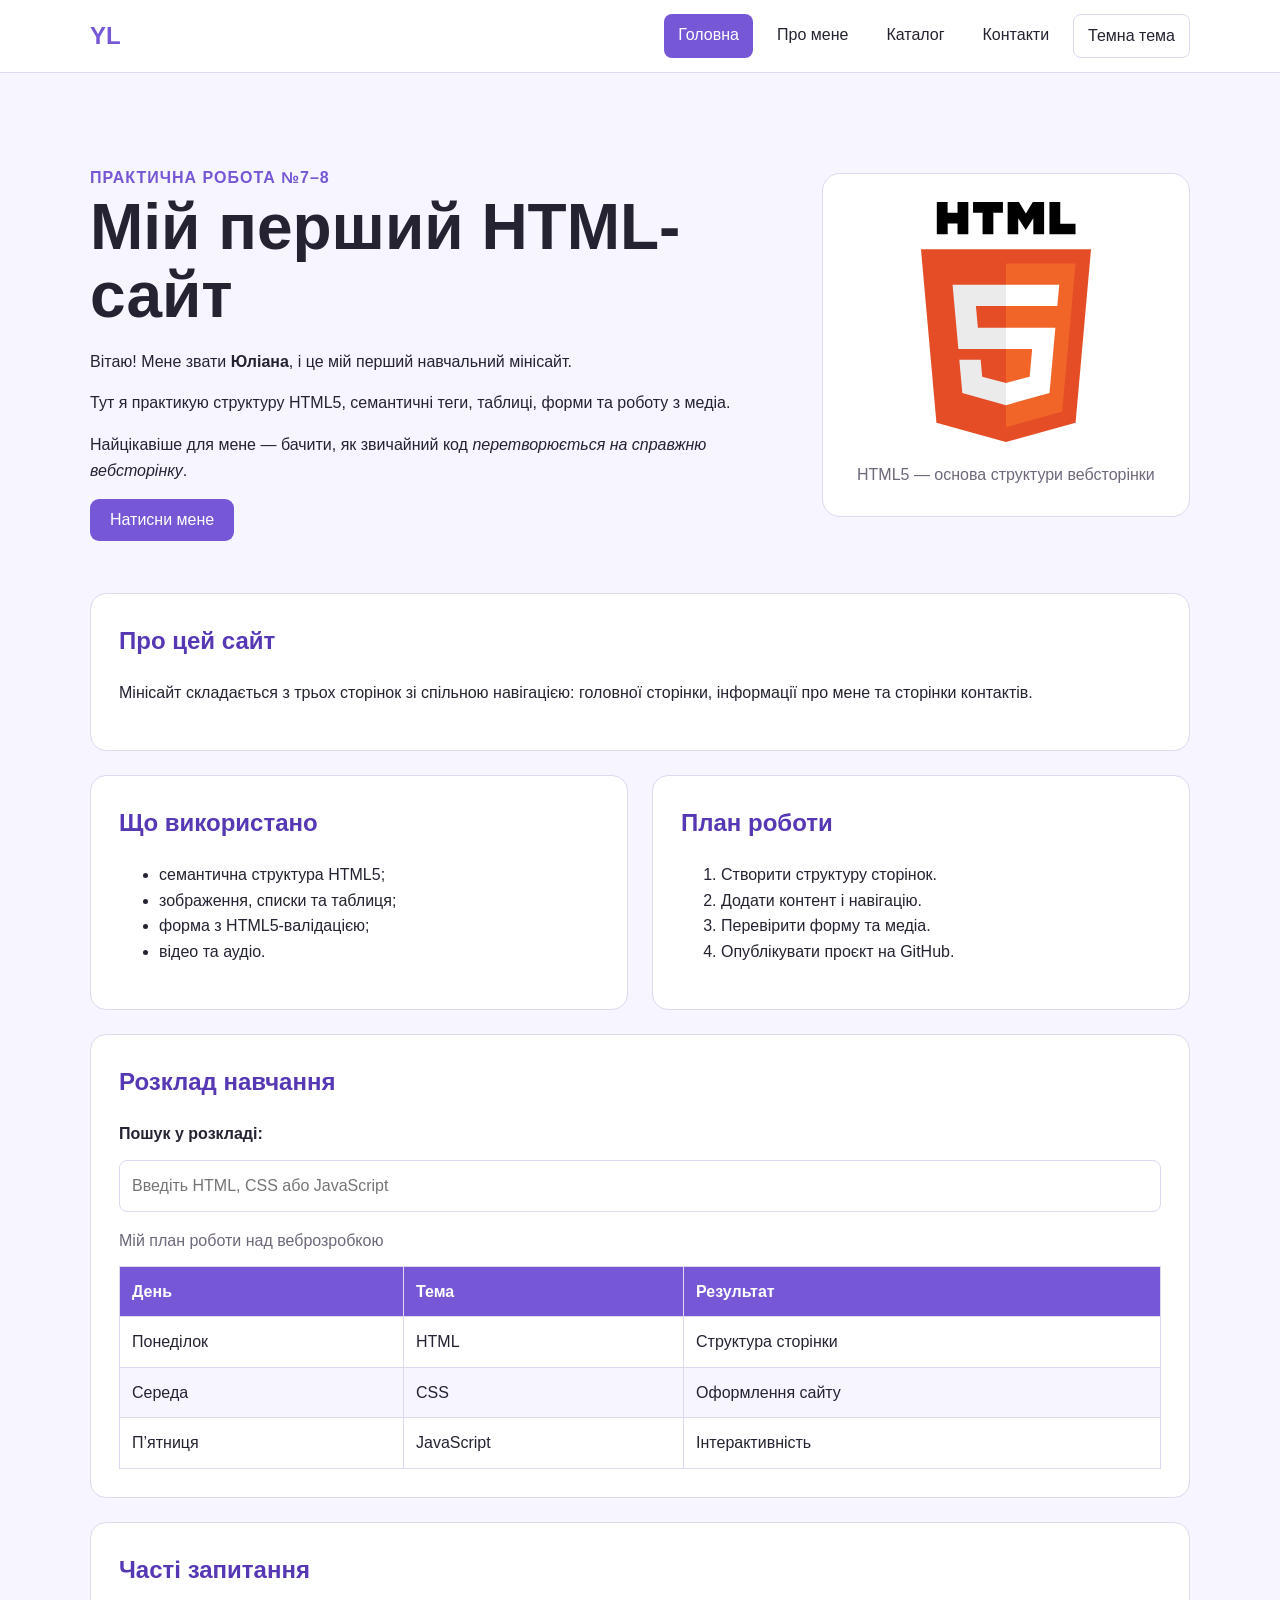
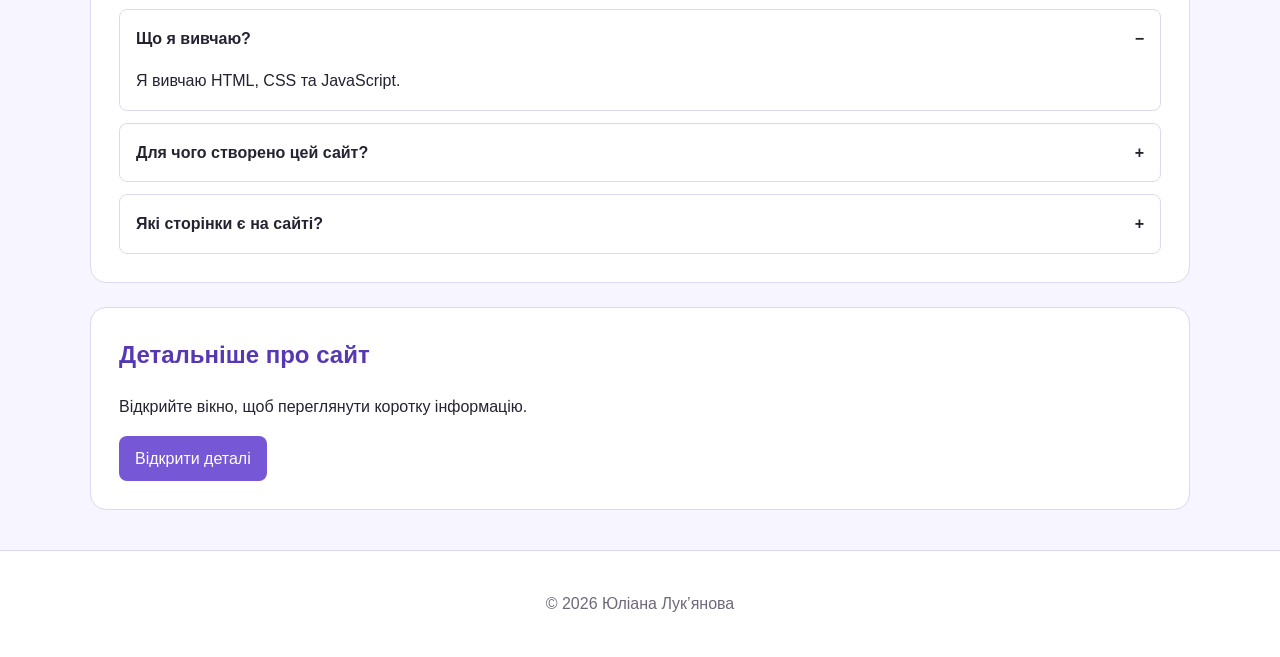
<file: index.html>
<!DOCTYPE html>
<html lang="uk">
<head>
  <meta charset="UTF-8">
  <meta name="viewport" content="width=device-width, initial-scale=1.0">
  <meta
    name="description"
    content="Навчальний мінісайт Юліани Лук’янової про перші кроки у веброзробці."
  >
  <title>Мій перший HTML-сайт</title>

  <link rel="stylesheet" href="./styles/style.css">
  <link rel="stylesheet" href="./styles/responsive.css">
</head>

<body>
  <header class="site-header">
    <div class="container header-inner">
      <a class="logo" href="index.html">YL</a>

      <button
        class="menu-toggle"
        type="button"
        aria-expanded="false"
        aria-controls="main-nav"
      >
      Меню
      </button>

      <nav id="main-nav" aria-label="Головна навігація">
        <a href="index.html">Головна</a>
        <a href="pages/about.html">Про мене</a>
        <a href="pages/catalog.html">Каталог</a>
        <a href="pages/contact.html">Контакти</a>
        <button class="theme-toggle" type="button">Темна тема</button>
      </nav>
    </div>
  </header>

  <main class="container">
    <section class="hero">
      <div>
        <p class="kicker">Практична робота №7–8</p>
        <h1>Мій перший HTML-сайт</h1>

        <p>
          Вітаю! Мене звати <strong>Юліана</strong>, і це мій перший
          навчальний мінісайт.
        </p>

        <p>
          Тут я практикую структуру HTML5, семантичні теги, таблиці,
          форми та роботу з медіа.
        </p>

        <p>
          Найцікавіше для мене — бачити, як звичайний код
          <em>перетворюється на справжню вебсторінку</em>.
        </p>

        <button id="demo-button" type="button">Натисни мене</button>
      </div>

      <figure>
        <img
          src="assets/img/html5-logo.svg"
          alt="Логотип HTML5"
          width="240"
          height="240"
        >
        <figcaption>HTML5 — основа структури вебсторінки</figcaption>
      </figure>
    </section>

    <section class="card">
      <h2>Про цей сайт</h2>

      <p>
        Мінісайт складається з трьох сторінок зі спільною навігацією:
        головної сторінки, інформації про мене та сторінки контактів.
      </p>
    </section>

    <section class="grid">
      <article class="card">
        <h2>Що використано</h2>

        <ul>
          <li>семантична структура HTML5;</li>
          <li>зображення, списки та таблиця;</li>
          <li>форма з HTML5-валідацією;</li>
          <li>відео та аудіо.</li>
        </ul>
      </article>

      <article class="card">
        <h2>План роботи</h2>

        <ol>
          <li>Створити структуру сторінок.</li>
          <li>Додати контент і навігацію.</li>
          <li>Перевірити форму та медіа.</li>
          <li>Опублікувати проєкт на GitHub.</li>
        </ol>
      </article>
    </section>

    <section class="card">
      <h2>Розклад навчання</h2>
      <label for="schedule-search">Пошук у розкладі:</label>
       <input
          class="filter-search"
          type="search"
          id="schedule-search"
          placeholder="Введіть HTML, CSS або JavaScript"
        >
      <table>
        
        <caption>Мій план роботи над веброзробкою</caption>

        <thead>
          <tr>
            <th>День</th>
            <th>Тема</th>
            <th>Результат</th>
          </tr>
        </thead>

        <tbody>
          <tr>
            <td>Понеділок</td>
            <td>HTML</td>
            <td>Структура сторінки</td>
          </tr>
          <tr>
            <td>Середа</td>
            <td>CSS</td>
            <td>Оформлення сайту</td>
          </tr>
          <tr>
            <td>П’ятниця</td>
            <td>JavaScript</td>
            <td>Інтерактивність</td>
          </tr>
        </tbody>
      </table>
    </section>
      <section class="card">
    <h2>Часті запитання</h2>

    <div class="accordion">
      <div class="accordion-item">
        <button class="accordion-button" type="button" aria-expanded="true">
          Що я вивчаю?
        </button>
        <div class="accordion-content">
          <p>Я вивчаю HTML, CSS та JavaScript.</p>
        </div>
      </div>

      <div class="accordion-item">
        <button class="accordion-button" type="button" aria-expanded="false">
          Для чого створено цей сайт?
        </button>
        <div class="accordion-content" hidden>
          <p>Сайт створено для практичного вивчення веброзробки.</p>
        </div>
      </div>

      <div class="accordion-item">
        <button class="accordion-button" type="button" aria-expanded="false">
          Які сторінки є на сайті?
        </button>
        <div class="accordion-content" hidden>
          <p>На сайті є головна сторінка, сторінка про мене та контакти.</p>
        </div>
      </div>
    </div>
  </section>
  <section class="card">
  <h2>Детальніше про сайт</h2>
  <p>Відкрийте вікно, щоб переглянути коротку інформацію.</p>
  <button class="open-modal" type="button">Відкрити деталі</button>
</section>

<div class="modal" id="site-modal" hidden>
  <div class="modal-overlay" data-modal-close></div>

  <div
    class="modal-dialog"
    role="dialog"
    aria-modal="true"
    aria-labelledby="modal-title"
  >
    <button
      class="modal-close"
      type="button"
      data-modal-close
      aria-label="Закрити"
    >
      ×
    </button>

    <h2 id="modal-title">Про мінісайт</h2>
    <p>
      Це навчальний багатосторінковий сайт з HTML, CSS та JavaScript.
    </p>
  </div>
</div>
</main>

  <footer>
  <p>&copy; <span class="current-year"></span> Юліана Лук’янова</p>
</footer>

<button class="back-to-top" type="button" hidden>↑ Вгору</button>

<script src="js/main.js" defer></script>
</body>
</html>
</file>
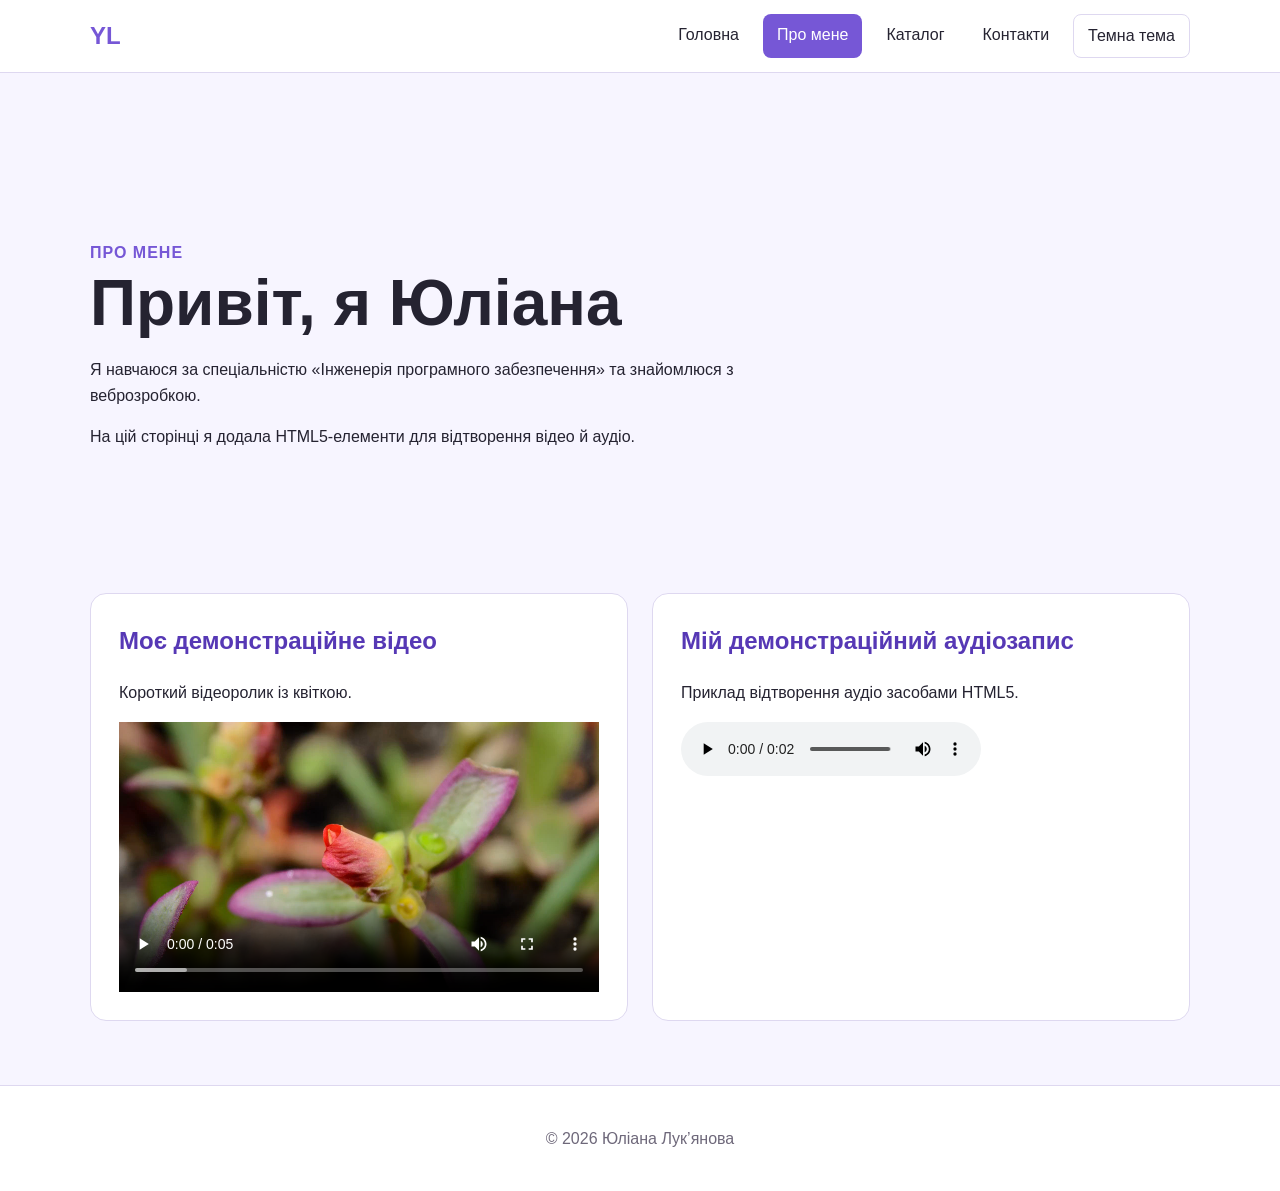
<file: pages/about.html>
<!DOCTYPE html>
<html lang="uk">
<head>
  <meta charset="UTF-8">
  <meta name="viewport" content="width=device-width, initial-scale=1.0">
  <meta
    name="description"
    content="Сторінка про авторку навчального HTML-сайту."
  >
  <title>Про мене</title>

  <link rel="stylesheet" href="../styles/style.css">
  <link rel="stylesheet" href="../styles/responsive.css">
</head>

<body>
  <header class="site-header">
    <div class="container header-inner">
      <a class="logo" href="../index.html">YL</a>

      <button
        class="menu-toggle"
        type="button"
        aria-expanded="false"
        aria-controls="main-nav"
      >
        Меню
      </button>

      <nav id="main-nav" aria-label="Головна навігація">
        <a href="../index.html">Головна</a>
        <a href="about.html">Про мене</a>
        <a href="catalog.html">Каталог</a>
        <a href="contact.html">Контакти</a>
        <button class="theme-toggle" type="button">Темна тема</button>
      </nav>
    </div>
  </header>

  <main class="container">
    <section class="hero">
      <div>
        <p class="kicker">Про мене</p>
        <h1>Привіт, я Юліана</h1>

        <p>
          Я навчаюся за спеціальністю «Інженерія програмного
          забезпечення» та знайомлюся з веброзробкою.
        </p>

        <p>
          На цій сторінці я додала HTML5-елементи для відтворення
          відео й аудіо.
        </p>
      </div>
    </section>

    <div class="media-flex">
    <section class="card">
      <h2>Моє демонстраційне відео</h2>
      <p>Короткий відеоролик із квіткою.</p>

      <video controls width="720" preload="metadata">
        <source src="../assets/media/flower.mp4" type="video/mp4">
        <source src="../assets/media/flower.webm" type="video/webm">

        <p>
          Ваш браузер не підтримує HTML-відео.
          <a href="../assets/media/flower.mp4">Завантажити відео</a>.
        </p>
      </video>
    </section>

    <section class="card">
      <h2>Мій демонстраційний аудіозапис</h2>
      <p>Приклад відтворення аудіо засобами HTML5.</p>

      <audio controls preload="metadata">
        <source
          src="../assets/media/t-rex-roar.mp3"
          type="audio/mpeg"
        >
        <source
          src="../assets/media/example.ogg"
          type="audio/ogg"
        >

        <p>
          Ваш браузер не підтримує цей аудіофайл.
          <a href="../assets/media/t-rex-roar.mp3">
            Завантажити аудіо
          </a>.
        </p>
      </audio>
    </section>
  </div>
  </main>

  <footer>
    <p>&copy; <span class="current-year"></span> Юліана Лук’янова</p>
  </footer>

  <button class="back-to-top" type="button" hidden>↑ Вгору</button>

<script src="../js/main.js" defer></script>
</body>
</html>
</file>
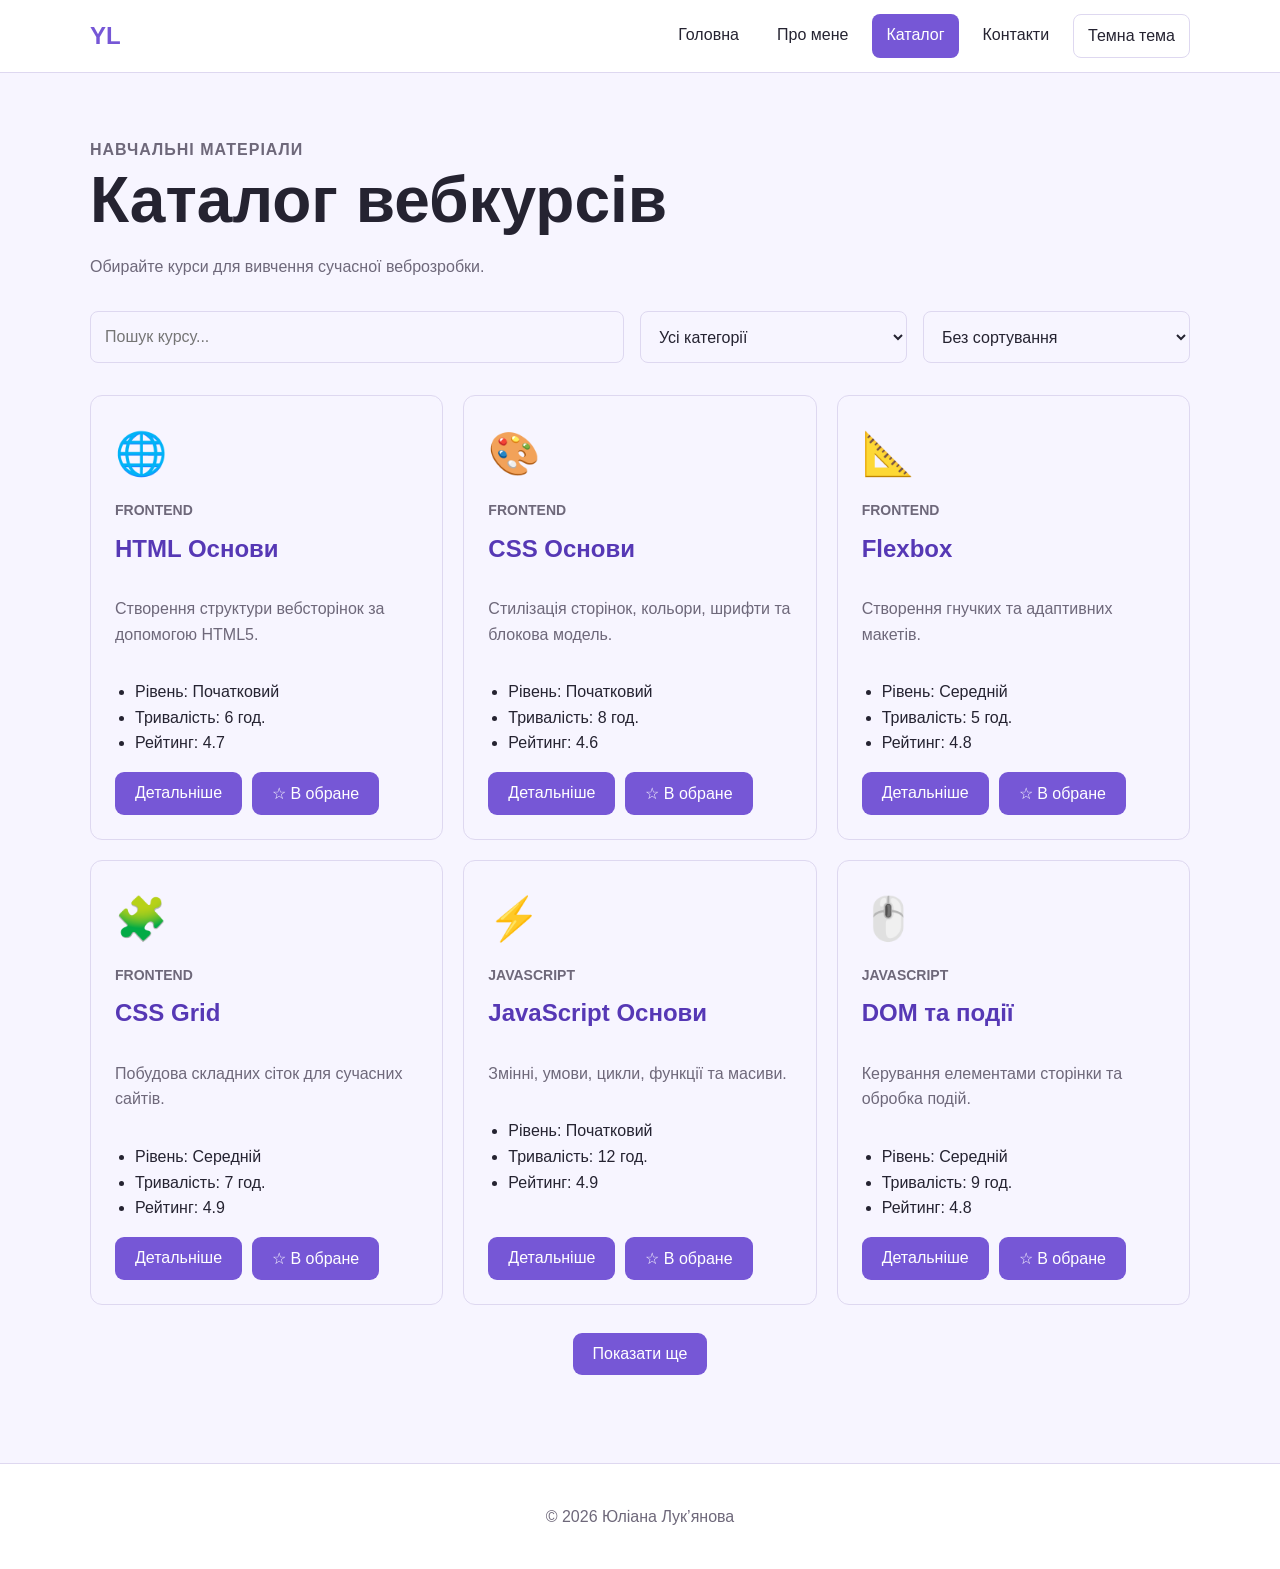
<file: pages/catalog.html>
<!DOCTYPE html>
<html lang="uk">
<head>
  <meta charset="UTF-8">
  <meta name="viewport" content="width=device-width, initial-scale=1.0">
  <meta
    name="description"
    content="Контактна форма навчального HTML-сайту."
  >
  <title>Каталог курсів</title>

  <link rel="stylesheet" href="../styles/style.css">
  <link rel="stylesheet" href="../styles/responsive.css">
</head>

<body>
  <header class="site-header">
    <div class="container header-inner">
      <a class="logo" href="../index.html">YL</a>

      <button
        class="menu-toggle"
        type="button"
        aria-expanded="false"
        aria-controls="main-nav"
      >
        Меню
      </button>

      <nav id="main-nav" aria-label="Головна навігація">
        <a href="../index.html">Головна</a>
        <a href="about.html">Про мене</a>
        <a href="catalog.html">Каталог</a>
        <a href="contact.html">Контакти</a>
        <button class="theme-toggle" type="button">Темна тема</button>
      </nav>
    </div>
  </header>

    <main class="container">
        <section class="catalog-section">
            <p class="kicker">Навчальні матеріали</p>
            <h1>Каталог вебкурсів</h1>
            <p>Обирайте курси для вивчення сучасної веброзробки.</p>

            <div class="catalog-controls">
                <input
                    type="search"
                    id="catalog-search"
                    placeholder="Пошук курсу..."
                    aria-label="Пошук курсу"
                >

                <select id="category-filter" aria-label="Фільтр за категорією">
                    <option value="all">Усі категорії</option>
                    <option value="frontend">Frontend</option>
                    <option value="javascript">JavaScript</option>
                    <option value="tools">Інструменти</option>
                </select>

                <select id="catalog-sort" aria-label="Сортування">
                    <option value="default">Без сортування</option>
                    <option value="title-asc">За назвою</option>
                    <option value="rating-desc">За рейтингом</option>
                    <option value="duration-asc">За тривалістю</option>
                </select>
            </div>

            <p id="loading-state" class="catalog-state">
                Завантаження курсів...
            </p>

            <p id="error-state" class="catalog-state" hidden>
                Не вдалося завантажити дані.
            </p>

            <p id="empty-state" class="catalog-state" hidden>
                За вашим запитом нічого не знайдено.
            </p>

            <div id="catalog" class="catalog-grid" data-catalog></div>

            <button id="load-more" class="button" type="button" hidden>
                Показати ще
            </button>
        </section>

        <div id="details-modal" class="modal" hidden>
            <div class="modal-content">
                <button
                    id="details-close"
                    class="modal-close"
                    type="button"
                    aria-label="Закрити"
                >
                    ×
                </button>

                <div id="details-content"></div>
            </div>
        </div>
    </main>

  <footer>
    <p>&copy; <span class="current-year"></span> Юліана Лук’янова</p>
  </footer>

  <button class="back-to-top" type="button" hidden>↑ Вгору</button>

<script src="../js/main.js" defer></script>
<script src="../js/catalog.js" defer></script>
</body>
</html>
</file>
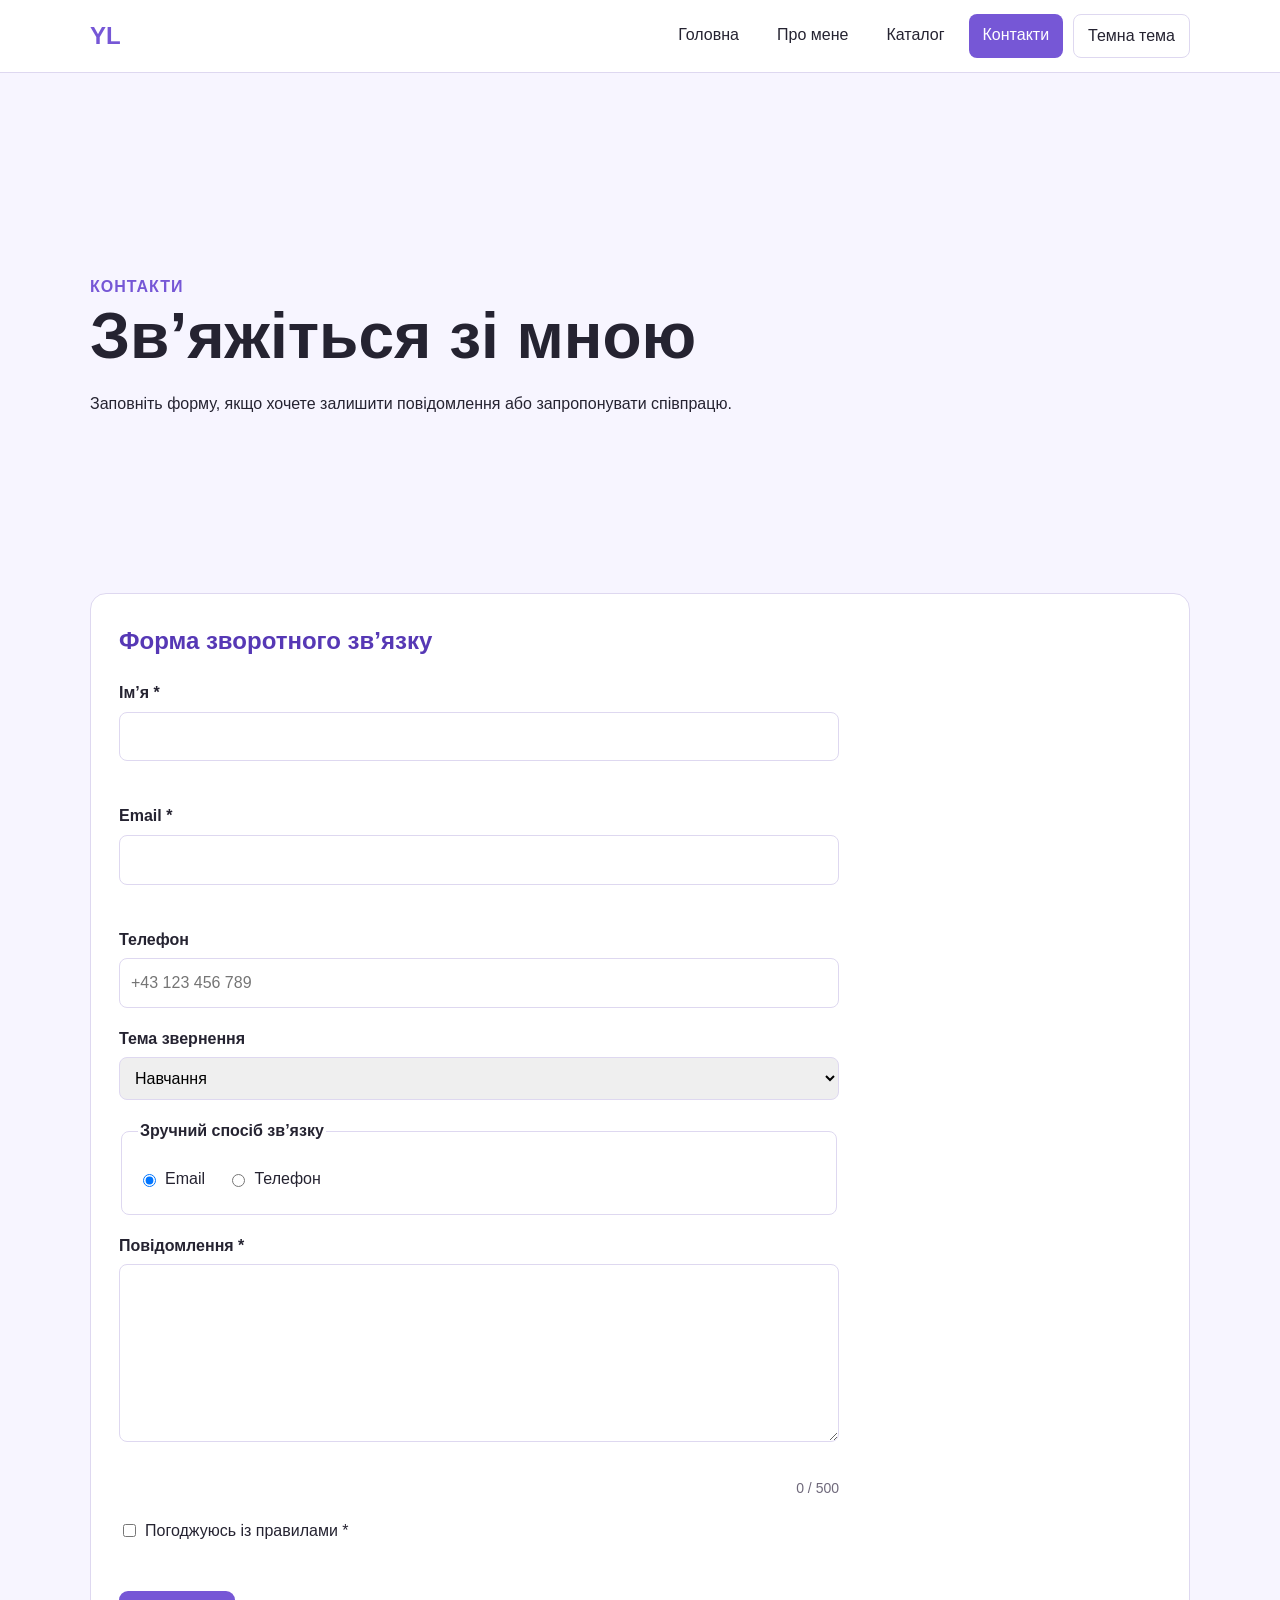
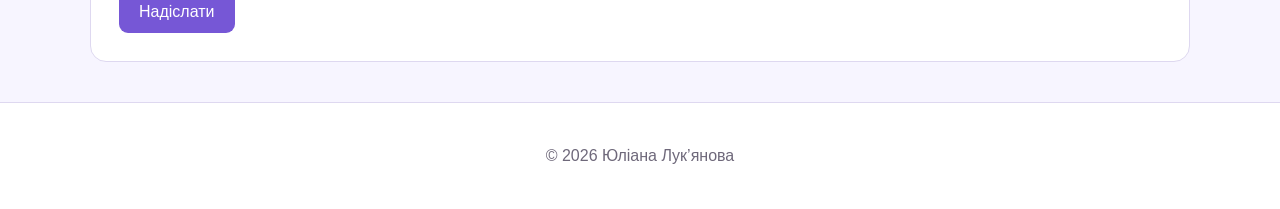
<file: pages/contact.html>
<!DOCTYPE html>
<html lang="uk">
<head>
  <meta charset="UTF-8">
  <meta name="viewport" content="width=device-width, initial-scale=1.0">
  <meta
    name="description"
    content="Контактна форма навчального HTML-сайту."
  >
  <title>Контакти</title>

  <link rel="stylesheet" href="../styles/style.css">
  <link rel="stylesheet" href="../styles/responsive.css">
</head>

<body>
  <header class="site-header">
    <div class="container header-inner">
      <a class="logo" href="../index.html">YL</a>

      <button
        class="menu-toggle"
        type="button"
        aria-expanded="false"
        aria-controls="main-nav"
      >
        Меню
      </button>

      <nav id="main-nav" aria-label="Головна навігація">
        <a href="../index.html">Головна</a>
        <a href="about.html">Про мене</a>
        <a href="catalog.html">Каталог</a>
        <a href="contact.html">Контакти</a>
        <button class="theme-toggle" type="button">Темна тема</button>
      </nav>
    </div>
  </header>

  <main class="container">
    <section class="hero">
      <div>
        <p class="kicker">Контакти</p>
        <h1>Зв’яжіться зі мною</h1>

        <p>
          Заповніть форму, якщо хочете залишити повідомлення
          або запропонувати співпрацю.
        </p>
      </div>
    </section>

    <section class="card">
      <form id="contact-form" action="#" method="get" novalidate>
        <h2>Форма зворотного зв’язку</h2>

        <div class="form-group">
          <label for="name">Ім’я *</label>
          <input
            id="name"
            name="name"
            type="text"
            required
            minlength="2"
            maxlength="30"
          >
          <small class="field-error" id="name-error"></small>
        </div>

        <div class="form-group">
          <label for="email">Email *</label>
          <input
            id="email"
            name="email"
            type="email"
            required
          >
          <small class="field-error" id="email-error"></small>
        </div>

        <div class="form-group">
          <label for="phone">Телефон</label>
          <input
            id="phone"
            name="phone"
            type="tel"
            pattern="[0-9+() -]{7,20}"
            placeholder="+43 123 456 789"
          >
        </div>

        <div class="form-group">
          <label for="topic">Тема звернення</label>

          <select id="topic" name="topic">
            <option value="study">Навчання</option>
            <option value="work">Співпраця</option>
            <option value="other">Інше</option>
          </select>
        </div>

        <fieldset>
          <legend>Зручний спосіб зв’язку</legend>

          <label class="option">
            <input
              type="radio"
              name="contactWay"
              value="email"
              checked
            >
            Email
          </label>

          <label class="option">
            <input
              type="radio"
              name="contactWay"
              value="phone"
            >
            Телефон
          </label>
        </fieldset>

        <div class="form-group">
          <label for="message">Повідомлення *</label>

          <textarea
            id="message"
            name="message"
            rows="6"
            required
            minlength="10"
            maxlength="500"
          ></textarea>
          <small class="field-error" id="message-error"></small>
          <small class="character-counter" id="message-counter">0 / 500</small>
        </div>

        <div class="form-group">
          <label class="option">
            <input
              type="checkbox"
              name="agree"
              required
            >
            Погоджуюсь із правилами *
          </label>
          <small class="field-error" id="agree-error"></small>
        </div>

        <button type="submit">Надіслати</button>
      </form>
      <div class="form-success" id="form-success" hidden></div>
    </section>
  </main>

  <footer>
    <p>&copy; <span class="current-year"></span> Юліана Лук’янова</p>
  </footer>

  <button class="back-to-top" type="button" hidden>↑ Вгору</button>

<script src="../js/main.js" defer></script>
</body>
</html>
</file>
<file: styles/style.css>
* {
  box-sizing: border-box;
}

:root {
  --background: #f7f5ff;
  --surface: #ffffff;
  --text: #252331;
  --muted: #6e687a;
  --accent: #7657d6;
  --accent-dark: #5638b5;
  --border: #ded8f0;
}

body.theme-dark {
  --background: #17151f;
  --surface: #242130;
  --text: #f5f2ff;
  --muted: #c2bad4;
  --accent: #9b7df2;
  --accent-dark: #b8a4ff;
  --border: #3b3550;
}

body {
  margin: 0;
  font-family: Arial, sans-serif;
  line-height: 1.6;
  color: var(--text);
  background: var(--background);
}

.container {
  width: min(1100px, calc(100% - 32px));
  margin: 0 auto;
}

.site-header {
  background: var(--surface);
  border-bottom: 1px solid var(--border);
}

.header-inner {
  min-height: 72px;
  display: flex;
  align-items: center;
  justify-content: space-between;
  gap: 24px;
}

.logo {
  font-size: 24px;
  font-weight: 700;
  color: var(--accent);
  text-decoration: none;
}

nav {
  display: flex;
  gap: 10px;
  flex-wrap: wrap;
}

nav a {
  padding: 8px 14px;
  color: var(--text);
  text-decoration: none;
  border-radius: 8px;
}

nav a:hover,
nav a.is-active {
  color: #ffffff;
  background: var(--accent);
}

.hero {
  min-height: 520px;
  display: grid;
  grid-template-columns: 1.3fr 0.7fr;
  align-items: center;
  gap: 48px;
  padding: 64px 0 40px;
}

.kicker {
  margin-bottom: 4px;
  color: var(--accent);
  font-weight: 700;
  text-transform: uppercase;
  letter-spacing: 1px;
}

h1 {
  margin: 0 0 20px;
  font-size: clamp(38px, 6vw, 64px);
  line-height: 1.05;
}

h2 {
  margin-top: 0;
  color: var(--accent-dark);
}

button {
  padding: 12px 20px;
  border: 0;
  border-radius: 9px;
  color: #ffffff;
  background: var(--accent);
  font-size: 16px;
  cursor: pointer;
}

button:hover {
  background: var(--accent-dark);
}

figure {
  margin: 0;
  padding: 28px;
  text-align: center;
  background: var(--surface);
  border: 1px solid var(--border);
  border-radius: 18px;
}

figure img {
  max-width: 100%;
  height: auto;
}

figcaption {
  margin-top: 12px;
  color: var(--muted);
}

.card {
  margin-bottom: 24px;
  padding: 28px;
  background: var(--surface);
  border: 1px solid var(--border);
  border-radius: 16px;
}

.grid {
  display: grid;
  grid-template-columns: 1fr 1fr;
  gap: 24px;
}

table {
  width: 100%;
  border-collapse: collapse;
}

caption {
  margin-bottom: 12px;
  color: var(--muted);
  text-align: left;
}

th,
td {
  padding: 12px;
  text-align: left;
  border: 1px solid var(--border);
}

th {
  color: #ffffff;
  background: var(--accent);
}

form {
  max-width: 720px;
}

.form-group {
  margin-bottom: 18px;
}

label,
legend {
  display: block;
  margin-bottom: 6px;
  font-weight: 700;
}

input,
select,
textarea {
  width: 100%;
  padding: 11px;
  border: 1px solid var(--border);
  border-radius: 8px;
  font: inherit;
}

input[type="radio"],
input[type="checkbox"] {
  width: auto;
}

.option {
  display: inline-flex;
  align-items: center;
  gap: 6px;
  margin-right: 18px;
  font-weight: 400;
}

fieldset {
  margin-bottom: 18px;
  padding: 16px;
  border: 1px solid var(--border);
  border-radius: 8px;
}

video,
audio {
  display: block;
  max-width: 100%;
  margin-top: 12px;
}

footer {
  margin-top: 40px;
  padding: 24px;
  text-align: center;
  color: var(--muted);
  background: var(--surface);
  border-top: 1px solid var(--border);
}

/* Стани взаємодії */
nav a,
button,
.card {
  transition: 0.3s ease;
}

input:focus,
select:focus,
textarea:focus {
  outline: none;
  border-color: var(--accent);
  box-shadow: 0 0 0 3px rgba(118, 87, 214, 0.2);
}

/* Оформлення таблиці */
tbody tr:nth-child(even) {
  background: var(--background);
}

/* Мультимедійні елементи */
video {
  width: 100%;
}

.media-flex {
  display: flex;
  gap: 24px;
  align-items: stretch;
}

.media-flex .card {
  flex: 1;
}

.menu-toggle {
  display: none;
  padding: 8px 14px;
  border: 0;
  border-radius: 8px;
  color: #ffffff;
  background: var(--accent);
  cursor: pointer;
  font: inherit;
}

.theme-toggle {
  padding: 8px 14px;
  border: 1px solid var(--border);
  border-radius: 8px;
  color: var(--text);
  background: var(--surface);
  cursor: pointer;
  font: inherit;
}

body.theme-dark {
  --background: #17131f;
  --surface: #251f31;
  --text: #f7f5fb;
  --muted: #c3b9d2;
  --accent: #9c7cff;
  --accent-dark: #7d5ce0;
  --border: #463a59;
}

.back-to-top {
  position: fixed;
  right: 24px;
  bottom: 24px;
  z-index: 10;
  padding: 10px 16px;
  border: 0;
  border-radius: 8px;
  color: #ffffff;
  background: var(--accent);
  cursor: pointer;
  font: inherit;
}

.back-to-top[hidden] {
  display: none;
}

.accordion {
  display: grid;
  gap: 12px;
}

.accordion-item {
  border: 1px solid var(--border);
  border-radius: 8px;
  overflow: hidden;
}

.accordion-button {
  width: 100%;
  padding: 16px;
  border: 0;
  color: var(--text);
  background: var(--surface);
  cursor: pointer;
  font: inherit;
  font-weight: 700;
  text-align: left;
}

.accordion-button::after {
  content: "+";
  float: right;
}

.accordion-button[aria-expanded="true"]::after {
  content: "−";
}

.accordion-content {
  padding: 0 16px 16px;
}

.accordion-content p {
  margin: 0;
}

label[for="schedule-search"] {
  display: block;
  margin-top: 12px;
  font-weight: 700;
}

.filter-search {
  width: 100%;
  margin: 8px 0 16px;
  padding: 12px;
  border: 1px solid var(--border);
  border-radius: 8px;
  color: var(--text);
  background: var(--surface);
  font: inherit;
}

.open-modal {
  padding: 10px 16px;
  border: 0;
  border-radius: 8px;
  color: #ffffff;
  background: var(--accent);
  cursor: pointer;
  font: inherit;
}

.modal {
  position: fixed;
  inset: 0;
  z-index: 100;
  display: grid;
  place-items: center;
  padding: 16px;
}

.modal[hidden] {
  display: none;
}

.modal-overlay {
  position: absolute;
  inset: 0;
  background: rgba(0, 0, 0, 0.65);
}

.modal-dialog {
  position: relative;
  z-index: 1;
  width: min(500px, 100%);
  padding: 32px;
  border: 1px solid var(--border);
  border-radius: 12px;
  color: var(--text);
  background: var(--surface);
}

.modal-close {
  position: absolute;
  top: 10px;
  right: 12px;
  border: 0;
  color: var(--text);
  background: transparent;
  cursor: pointer;
  font-size: 28px;
}

body.modal-open {
  overflow: hidden;
}

.field-error {
  display: block;
  min-height: 20px;
  margin-top: 4px;
  color: #e05252;
  font-size: 14px;
}

.character-counter {
  display: block;
  margin-top: 4px;
  color: var(--muted);
  font-size: 14px;
  text-align: right;
}

.is-invalid {
  border-color: #e05252 !important;
}

.form-success {
  margin-top: 20px;
  padding: 20px;
  border: 1px solid var(--accent);
  border-radius: 8px;
  background: var(--background);
  white-space: pre-line;
}

.form-success[hidden] {
  display: none;
}

/* Каталог курсів */

.catalog-section {
  padding: 48px 0;
}

.catalog-section > p {
  color: var(--muted);
}

.catalog-controls {
  display: grid;
  grid-template-columns: 2fr 1fr 1fr;
  gap: 16px;
  margin: 32px 0;
}

.catalog-controls input,
.catalog-controls select {
  width: 100%;
  padding: 12px 14px;
  border: 1px solid var(--border);
  border-radius: 8px;
  background: var(--background);
  color: var(--text);
  font: inherit;
}

.catalog-grid {
  display: grid;
  grid-template-columns: repeat(3, 1fr);
  gap: 20px;
}

.catalog-card {
  display: flex;
  flex-direction: column;
  padding: 24px;
  border: 1px solid var(--border);
  border-radius: 12px;
  background: var(--background);
  box-shadow: var(--shadow);
}

.catalog-card-icon {
  margin-bottom: 12px;
  font-size: 42px;
}

.catalog-category {
  margin: 0 0 8px;
  color: var(--accent);
  font-size: 14px;
  font-weight: 700;
  text-transform: uppercase;
}

.catalog-card h2 {
  margin: 0 0 12px;
}

.catalog-card > p {
  color: var(--muted);
}

.catalog-meta {
  margin: 16px 0;
  padding-left: 20px;
}

.catalog-actions {
  display: flex;
  flex-wrap: wrap;
  gap: 10px;
  margin-top: auto;
}

.favorite-button.is-favorite {
  background: var(--accent);
  color: white;
}

.catalog-state {
  padding: 24px;
  text-align: center;
}

#load-more {
  display: block;
  margin: 28px auto 0;
}

#load-more[hidden],
.catalog-state[hidden],
#details-modal[hidden] {
  display: none;
}

.details-icon {
  margin-bottom: 12px;
  font-size: 52px;
}

/* Модальне вікно каталогу */

#details-modal {
  position: fixed;
  inset: 0;
  z-index: 1000;
  display: flex;
  align-items: center;
  justify-content: center;
  padding: 20px;
  background: rgba(20, 18, 35, 0.75);
  backdrop-filter: blur(4px);
}

#details-modal[hidden] {
  display: none;
}

#details-modal .modal-content {
  position: relative;
  width: min(520px, 100%);
  max-height: 90vh;
  overflow-y: auto;
  padding: 36px;
  border: 1px solid var(--border);
  border-radius: 16px;
  background: var(--background);
  color: var(--text);
  box-shadow: 0 20px 60px rgba(0, 0, 0, 0.35);
}

#details-modal .modal-close {
  position: absolute;
  top: 12px;
  right: 12px;
  display: grid;
  place-items: center;
  width: 40px;
  height: 40px;
  padding: 0;
  border-radius: 50%;
  font-size: 26px;
  line-height: 1;
}

#details-content h2 {
  margin: 8px 0 16px;
}

#details-content p {
  margin: 10px 0;
}

#details-content .details-icon {
  font-size: 56px;
}
</file>
<file: styles/responsive.css>
@media (max-width: 768px) {
  .header-inner,
  .hero {
    display: flex;
    flex-direction: column;
    align-items: stretch;
  }

  .header-inner {
    padding: 16px 0;
    flex-wrap: wrap;
  }

  .hero {
    min-height: auto;
    padding-top: 40px;
  }

  .grid {
    grid-template-columns: 1fr;
  }
    .menu-toggle {
    display: block;
    margin-left: auto;
  }

  nav {
    display: none;
    flex-basis: 100%;
    flex-direction: column;
    padding-top: 12px;
  }

  nav.is-open {
    display: flex;
  }

  .card {
    padding: 20px;
  }

  table {
    display: block;
    overflow-x: auto;
    white-space: nowrap;
  }
  .media-flex {
    flex-direction: column;
  }

    .catalog-controls {
    grid-template-columns: 1fr;
  }

  .catalog-grid {
    grid-template-columns: 1fr;
  }

  .catalog-actions {
    flex-direction: column;
  }

  .catalog-actions button {
    width: 100%;
  }
}
</file>
